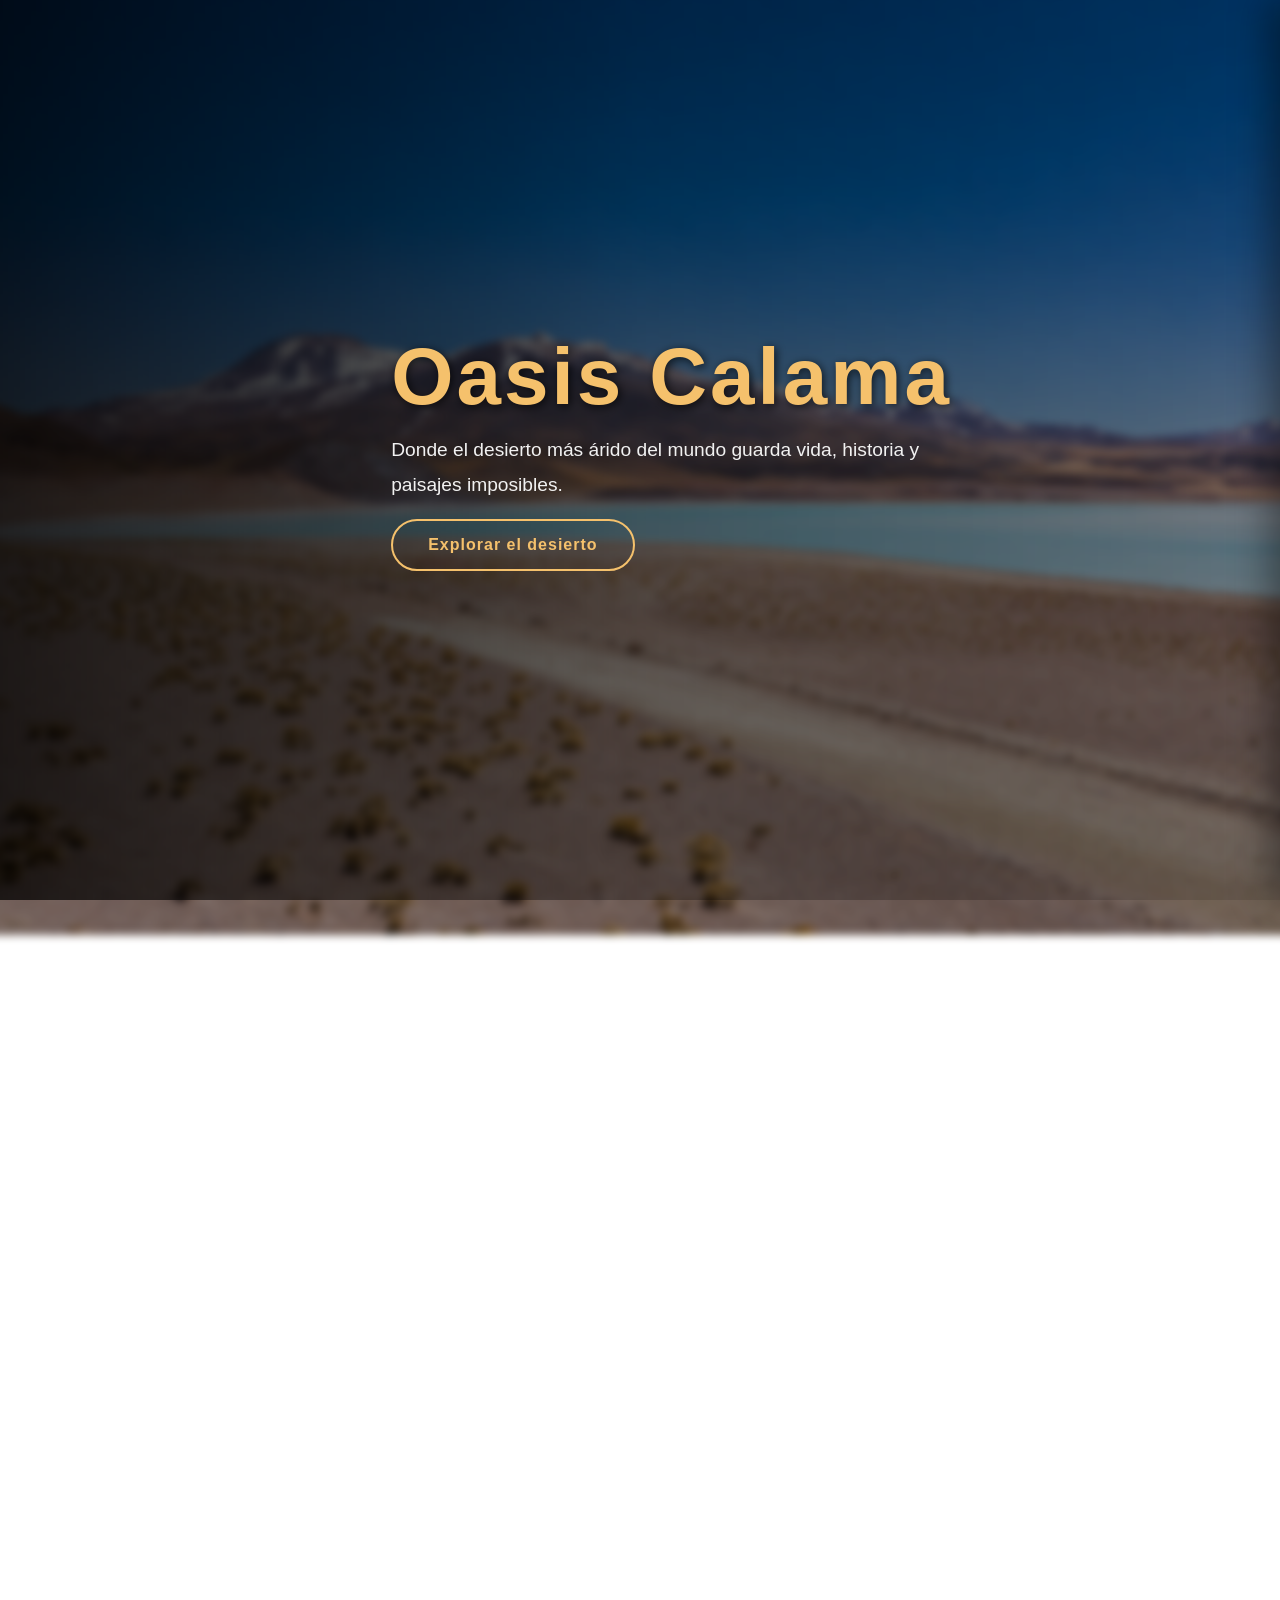
<file: index.html>
<!DOCTYPE html>
<html lang="en">
<head>
    <meta charset="UTF-8">
    <meta name="viewport" content="width=device-width, initial-scale=1.0">
    <title>Oasis Calama</title>
    <link href="https://cdn.jsdelivr.net/npm/bootstrap@5.3.3/dist/css/bootstrap.min.css" rel="stylesheet">
    <link rel="stylesheet" href="css/style.css">
</head>
<body>
    <!-- SECCION DE BIENVENIDA -->

    <img src="img/Fondo_Atacama.png" alt="Fondo Atacama" class="background" id="fondo">
    <div class="overlay d-flex justify-content-center align-items-center">
        <div class="content text-white">
            <h1 class="titulo">
                Oasis Calama
            </h1>
            <p class="descripcion">
                Donde el desierto más árido del mundo guarda vida,
                historia y paisajes imposibles.
            </p>
            <button id="btn-oasis" class="btn-oasis">
                Explorar el desierto
            </button>
        </div>
    </div>

    <!-- CONTENIDO PAGINA PRINCIPAL -->
<header class="topbar">

    <a href="#">
        <img src="img/LogoB.png" class="logo-img">
    </a>

    <div class="topbar-right">

        <a href="inicio_sesion.html" class="login-btn">
            Iniciar sesión
        </a>

        <button id="menu-btn" class="menu-btn">
            <span id="menu-icon">☰</span>
        </button>

    </div>

</header>

<div class="sidebar" id="sidebar">

    <a href="#">Inicio</a>
    <a href="#rutas">Rutas</a>
    <a href="#experiencias">Experiencias</a>
    <a href="#cultura">Cultura</a>
    <a href="#eventos">Eventos</a>
    <a href="#seguridad">Seguridad</a>
    <a href="#contacto">Contacto</a>
</div>

    <!-- Contenido pagina principal -->
<main class="main-content">
    <section class="hero-section">
        <div class="container">
            <div class="row align-items-center">
                <div class="col-lg-5 text-white hero-left">

                    <img src="img/LogoA.png" alt="Logo Oasis Calama" class="hero-logo">

                    <p class="hero-description">
                        Explora paisajes únicos, rutas inolvidables y la
                        esencia del desierto más árido del mundo.
                    </p>
                    <a href="#rutas">
                        <button class="hero-btn">
                            Explorar rutas
                        </button>
                    </a>
                    

                </div>

                <div class="col-lg-7">

                    <div id="carouselAtacama" class="carousel slide" data-bs-ride="carousel">

                        <div class="carousel-inner rounded-4 shadow-lg">

                            <div class="carousel-item active">
                                <img src="img/Cascada.jpg" class="d-block w-100 carousel-img">
                            </div>

                            <div class="carousel-item">
                                <img src="img/Parque_RioLoa.jpeg" class="d-block w-100 carousel-img">
                            </div>

                            <div class="carousel-item">
                                <img src="img/Catedral.jpg" class="d-block w-100 carousel-img">
                            </div>

                        </div>

                    </div>

                </div>

            </div>

        </div>
    </section>

    <!-- SECCION RUTAS -->

<section class="routes-section" id="rutas">

    <div class="container">

        <div class="section-header">

            <span class="section-subtitle">
                EXPLORA EL DESIERTO
            </span>

            <h2 class="section-title">
                Rutas destacadas de Calama
            </h2>

            <p class="section-text">
                Descubre paisajes únicos, oasis escondidos y lugares que mezclan historia,
                cultura y aventura en el corazón del desierto de Atacama.
            </p>

        </div>

        <div class="row g-4">

            <!-- CARD 1 -->

            <div class="col-lg-4 col-md-6">

                <div class="route-card">

                    <img src="img/Cascada.jpg" class="route-img">

                    <div class="route-overlay">

                        <h3>
                            Cascada Río Loa
                        </h3>

                        <p>
                            Un refugio natural oculto entre los paisajes
                            áridos del desierto.
                        </p>

                        <button class="route-btn">
                            Explorar ruta
                        </button>

                    </div>

                </div>

            </div>

            <!-- CARD 2 -->

            <div class="col-lg-4 col-md-6">

                <div class="route-card">

                    <img src="img/Parque_RioLoa.jpeg" class="route-img">

                    <div class="route-overlay">

                        <h3>
                            Parque Río Loa
                        </h3>

                        <p>
                            Naturaleza, descanso y cultura en uno de los
                            puntos más emblemáticos de Calama.
                        </p>

                        <a href="ParqueLoa.html" class="route-btn">
                            Explorar ruta
                        </a>

                    </div>

                </div>

            </div>

            <!-- CARD 3 -->

            <div class="col-lg-4 col-md-6">

                <div class="route-card">

                    <img src="img/Catedral.jpg" class="route-img">

                    <div class="route-overlay">

                        <h3>
                            Catedral San Juan Bautista
                        </h3>

                        <p>
                            Un lugar donde la historia y la identidad atacameña
                            permanecen vivas entre piedra, fe y desierto.
                        </p>

                        <button class="route-btn">
                            Explorar ruta
                        </button>

                    </div>

                </div>

            </div>

        </div>

    </div>

</section>
<section class="home-experience-section" id="experiencias">

    <div class="container">

        <!-- HEADER -->

        <div class="section-header">

            <span class="section-subtitle">
                EXPERIENCIAS OASIS CALAMA
            </span>

            <h2 class="section-title">
                Mucho más que un recorrido turístico
            </h2>

            <p class="section-text">
                Vive aventuras diseñadas para conectar con la esencia
                del desierto, la cultura atacameña y los paisajes más
                sorprendentes del norte de Chile.
            </p>

        </div>

        <!-- GRID -->

        <div class="experience-grid">

            <!-- CARD 1 -->

            <div class="home-exp-card large-card">

                <img src="img/Experiencia1.jpg" class="home-exp-img">

                <div class="exp-overlay"></div>

                <div class="exp-content">

                    <span>
                        EXPERIENCIA DESTACADA
                    </span>

                    <h3>
                        Aventura Atacameña
                    </h3>

                    <p>
                        Recorridos guiados por paisajes naturales,
                        rutas culturales y miradores únicos
                        del desierto de Atacama.
                    </p>

                </div>

            </div>

            <!-- CARD 2 -->

            <div class="home-exp-card">

                <img src="img/Experiencia2.jpg" class="home-exp-img">

                <div class="exp-overlay"></div>

                <div class="exp-content">

                    <span>
                        GASTRONOMÍA
                    </span>

                    <h3>
                        Sabores Nortinos
                    </h3>

                    <p>
                        Descubre comidas típicas inspiradas
                        en la tradición atacameña y los sabores
                        auténticos del norte chileno.
                    </p>

                </div>

            </div>

            <!-- CARD 3 -->

            <div class="home-exp-card">

                <img src="img/Experiencia4.png" class="home-exp-img">

                <div class="exp-overlay"></div>

                <div class="exp-content">

                    <span>
                        FOTOGRAFÍA
                    </span>

                    <h3>
                        Rutas Fotográficas
                    </h3>

                    <p>
                        Captura paisajes inolvidables,
                        cielos únicos y escenarios naturales
                        perfectos para fotografía.
                    </p>

                </div>

            </div>

            <!-- CARD 4 -->

            <div class="home-exp-card wide-card">

                <img src="img/Experiencia3.jpg" class="home-exp-img">

                <div class="exp-overlay"></div>

                <div class="exp-content">

                    <span>
                        EXPERIENCIA PREMIUM
                    </span>

                    <h3>
                        Noches del Desierto
                    </h3>

                    <p>
                        Vive experiencias exclusivas con
                        alojamiento, gastronomía y recorridos
                        bajo los cielos del norte de Chile.
                    </p>

                </div>

            </div>

        </div>

    </div>

</section>
<section class="culture-section" id="cultura">

    <div class="container">

        <!-- HEADER -->

        <div class="section-header">

            <span class="section-subtitle">
                CULTURA ATACAMEÑA
            </span>

            <h2 class="section-title">
                La esencia del norte de Chile
            </h2>

            <p class="section-text">
                Descubre tradiciones, sabores y expresiones culturales
                que forman parte de la identidad del desierto de Atacama
                y sus comunidades ancestrales.
            </p>

        </div>

        <!-- MAIN BLOCK -->

        <div class="culture-main">

            <div class="culture-image-box">

                <img src="img/Cultura1.jpg" class="culture-main-img">

                <div class="culture-overlay"></div>

            </div>

            <div class="culture-content">

                <span>
                    HERENCIA DEL DESIERTO
                </span>

                <h3>
                    Tradiciones que siguen vivas
                </h3>

                <p>
                    La cultura atacameña representa una profunda conexión
                    con el desierto, la naturaleza y las antiguas tradiciones
                    del norte chileno. A través de la música, la artesanía,
                    la gastronomía y las festividades locales, Calama
                    conserva una identidad única llena de historia y simbolismo.
                </p>

                <p>
                    Oasis Calama busca acercar a los visitantes a esta riqueza
                    cultural mediante experiencias auténticas inspiradas
                    en las raíces del territorio y sus comunidades.
                </p>

            </div>

        </div>

        <div class="culture-grid">

            <!-- CARD 1 -->

            <div class="culture-card">

                <img src="img/Cultura2.jpg" class="culture-img">

                <h4>
                    Artesanía local
                </h4>

                <p>
                    Tejidos, cerámicas y creaciones inspiradas
                    en las tradiciones ancestrales del desierto.
                </p>

            </div>

            <!-- CARD 2 -->

            <div class="culture-card">

                <img src="img/Cultura3.png" class="culture-img">

                <h4>
                    Sabores tradicionales
                </h4>

                <p>
                    Ingredientes nortinos y recetas típicas
                    que forman parte de la identidad atacameña.
                </p>

            </div>

            <!-- CARD 3 -->

            <div class="culture-card">

                <img src="img/Cultura4.jpg" class="culture-img">

                <h4>
                    Música y tradiciones
                </h4>

                <p>
                    Expresiones culturales y festividades que
                    mantienen viva la esencia del norte chileno.
                </p>

            </div>

        </div>

    </div>

</section>
<!-- SECCION EVENTOS -->

<section class="events-section" id="eventos">

    <div class="container">

        <!-- HEADER -->

        <div class="section-header">

            <span class="section-subtitle">
                EVENTOS Y EXPERIENCIAS
            </span>

            <h2 class="section-title">
                El desierto también celebra
            </h2>

            <p class="section-text">
                Vive festividades, recorridos nocturnos y encuentros culturales
                que transforman el desierto de Atacama en una experiencia llena
                de música, tradición y aventura.
            </p>

        </div>

        <!-- GRID -->

        <div class="events-grid">

            <!-- EVENTO PRINCIPAL -->

            <div class="event-main-card">

                <img src="img/evento1.jpg" class="event-img">

                <div class="event-overlay"></div>

                <div class="event-content">

                    <span class="event-date">
                        21 JUNIO • CALAMA
                    </span>

                    <h3>
                        Festival del Sol Andino
                    </h3>

                    <p>
                        Música nortina, gastronomía típica y ceremonias
                        ancestrales que celebran la identidad cultural
                        del desierto de Atacama.
                    </p>

                    <a href="EventoAndino.html" class="route-btn">
                        Ver evento
                    </a>

                </div>

            </div>

            <div class="events-side">

                <div class="event-side-card">

                    <img src="img/Evento2.png" class="event-side-img">

                    <div class="event-side-overlay"></div>

                    <div class="event-side-content">

                        <span>
                            EXPERIENCIA NOCTURNA
                        </span>

                        <h4>
                            Tour Astronómico
                        </h4>

                        <p>
                            Observa algunos de los cielos más limpios
                            del planeta junto a guías especializados.
                        </p>

                    </div>

                </div>

                <div class="event-side-card">

                    <img src="img/Evento3.jpg" class="event-side-img">

                    <div class="event-side-overlay"></div>

                    <div class="event-side-content">

                        <span>
                            CULTURA LOCAL
                        </span>

                        <h4>
                            Feria Gastronómica
                        </h4>

                        <p>
                            Sabores típicos, artesanía y tradiciones
                            que representan la esencia del norte chileno.
                        </p>

                    </div>

                </div>

            </div>

        </div>

    </div>

</section>
<!-- SECCION SEGURIDAD -->

<section class="security-section" id="seguridad">

    <div class="container">
        <div class="section-header">

            <span class="section-subtitle">
                SEGURIDAD Y CONFIANZA
            </span>

            <h2 class="section-title">
                Explora el desierto con tranquilidad
            </h2>

            <p class="section-text">
                Cada experiencia en Oasis Calama está diseñada para
                brindar seguridad, comodidad y una conexión responsable
                con los paisajes y comunidades del norte de Chile.
            </p>

        </div>
        <div class="security-grid">
            <div class="security-card">

                <div class="security-icon">
                    🛡️
                </div>

                <h3>
                    Guías certificados
                </h3>

                <p>
                    Nuestro equipo cuenta con experiencia en rutas
                    turísticas, primeros auxilios y recorridos
                    seguros por el desierto.
                </p>

            </div>
            <div class="security-card">

                <div class="security-icon">
                    🚐
                </div>

                <h3>
                    Transporte seguro
                </h3>

                <p>
                    Vehículos preparados para recorridos turísticos
                    con supervisión constante y rutas verificadas.
                </p>

            </div>
            <div class="security-card">

                <div class="security-icon">
                    🌎
                </div>

                <h3>
                    Turismo responsable
                </h3>

                <p>
                    Promovemos experiencias sostenibles que respetan
                    la cultura local y el entorno natural del desierto.
                </p>

            </div>
            <div class="security-card">

                <div class="security-icon">
                    📍
                </div>

                <h3>
                    Rutas verificadas
                </h3>

                <p>
                    Todos los recorridos son evaluados para ofrecer
                    experiencias seguras y organizadas en cada viaje.
                </p>

            </div>
            <div class="security-card">

                <div class="security-icon">
                    ⏰
                </div>

                <h3>
                    Atención permanente
                </h3>

                <p>
                    Nuestro equipo está disponible para resolver dudas
                    y acompañarte antes y durante la experiencia.
                </p>

            </div>
            <div class="security-card">

                <div class="security-icon">
                    🎒
                </div>

                <h3>
                    Equipamiento incluido
                </h3>

                <p>
                    Algunas experiencias incluyen implementos básicos
                    para mayor comodidad y seguridad durante el recorrido.
                </p>

            </div>

        </div>

    </div>

</section>
<footer class="footer-section" id="contacto">

    <div class="container">

        <div class="footer-top-line"></div>

        <div class="footer-grid">
            <div class="footer-brand">

                <img src="img/LogoA.png" class="footer-logo">

                <p>
                    Oasis Calama conecta naturaleza, cultura y aventura
                    para mostrar la esencia del desierto de Atacama
                    a través de experiencias únicas e inolvidables.
                </p>

            </div>

            <div class="footer-links">

                <h4>
                    Navegación
                </h4>

                <a href="#">
                    Inicio
                </a>

                <a href="#rutas">
                    Rutas
                </a>

                <a href="#experiencias">
                    Experiencias
                </a>

                <a href="#cultura">
                    Cultura
                </a>

                <a href="#eventos">
                    Eventos
                </a>

            </div>
            <div class="footer-contact">

                <h4>
                    Contacto
                </h4>

                <p>
                    📍 Calama, Región de Antofagasta
                </p>

                <p>
                    📞 +56 9 1234 5678
                </p>

                <p>
                    ✉ contacto@oasiscalama.cl
                </p>

            </div>
            <div class="footer-social">

                <h4>
                    Redes sociales
                </h4>

                <div class="social-icons">

                    <a href="#">
                        Facebook
                    </a>

                    <a href="#">
                        Instagram
                    </a>

                    <a href="#">
                        TikTok
                    </a>

                </div>

            </div>

        </div>
        <div class="footer-bottom">

            <p>
                © 2026 Oasis Calama • Todos los derechos reservados
            </p>

        </div>

    </div>
</footer>
</main>
    <script src="https://cdn.jsdelivr.net/npm/bootstrap@5.3.3/dist/js/bootstrap.bundle.min.js"></script>
    <script src="js/script.js"></script>
</body>
</html>
</file>
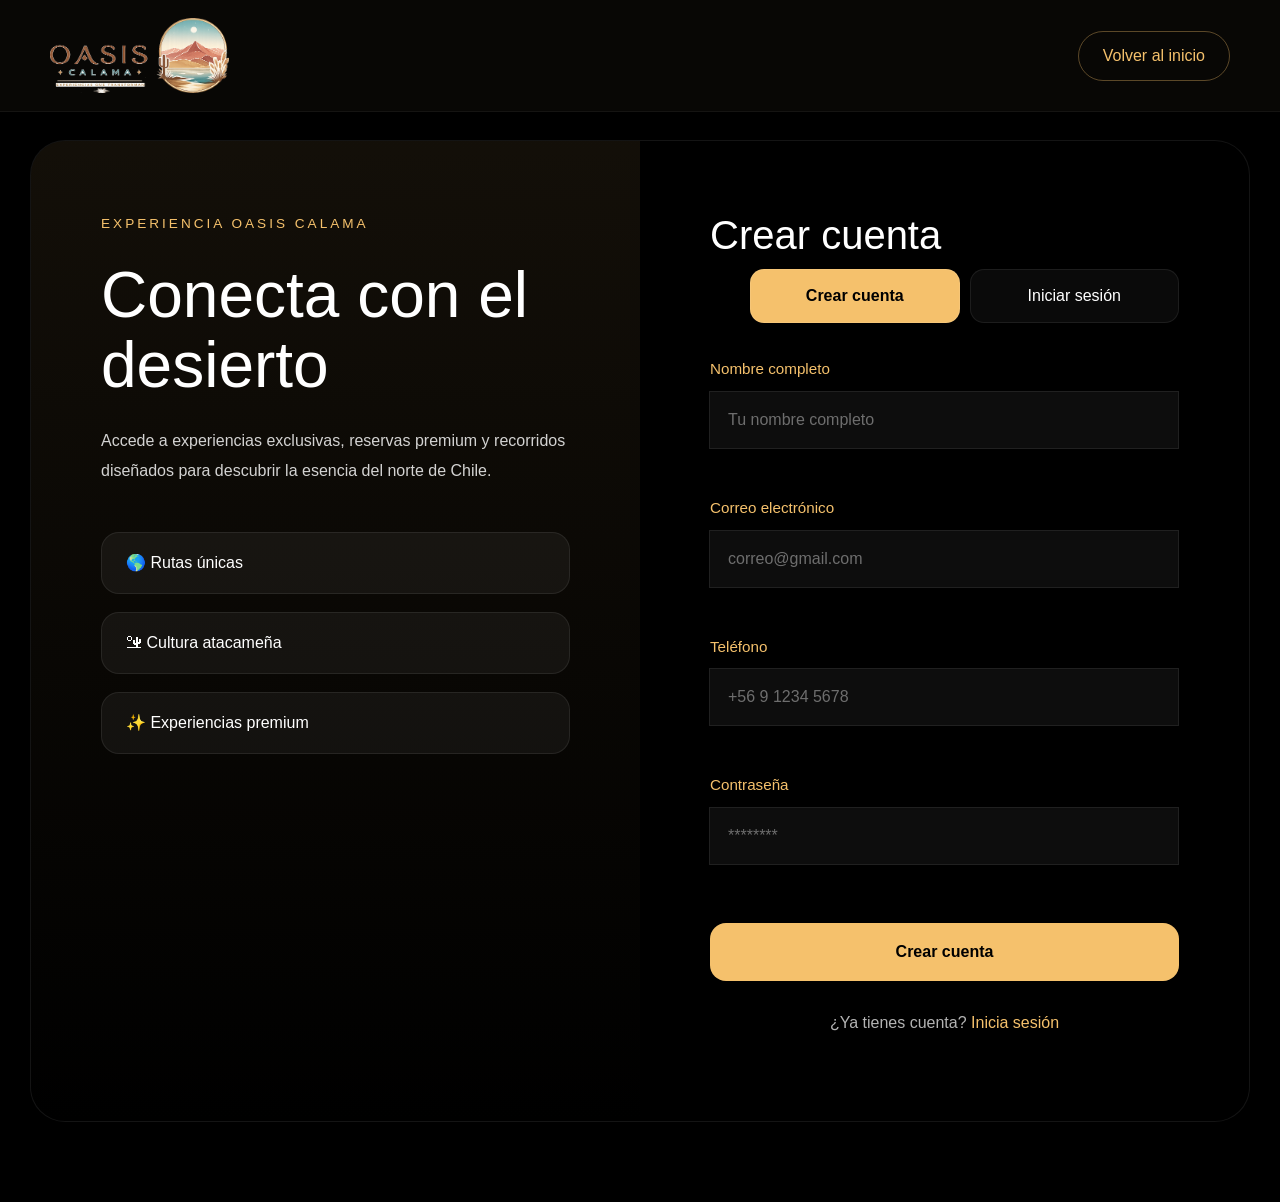
<file: inicio_sesion.html>
<!DOCTYPE html>
<html lang="es">
<head>
    <meta charset="UTF-8">
    <meta name="viewport" content="width=device-width, initial-scale=1.0">

    <title>Acceso | Oasis Calama</title>

    <link href="https://cdn.jsdelivr.net/npm/bootstrap@5.3.3/dist/css/bootstrap.min.css" rel="stylesheet">
    <link rel="stylesheet" href="css/styleLogin.css">
</head>

<body>

    <!-- FONDO -->
    <img src="img/Fondo_Atacama.png" class="background" alt="">

    <!-- NAVBAR -->
    <header class="topbar">

        <a href="index.html">
            <img src="img/LogoB.png" class="logo-img" alt="Oasis Calama">
        </a>

        <a href="index.html" class="back-btn">
            Volver al inicio
        </a>

    </header>

    <!-- MAIN -->
    <main class="login-section">

        <section class="login-card">

            <!-- IZQUIERDA -->
            <div class="login-info">

                <span class="login-subtitle">
                    EXPERIENCIA OASIS CALAMA
                </span>

                <h1>
                    Conecta con el desierto
                </h1>

                <p>
                    Accede a experiencias exclusivas, reservas premium
                    y recorridos diseñados para descubrir la esencia
                    del norte de Chile.
                </p>

                <div class="info-boxes">
                    <div class="info-item">🌎 Rutas únicas</div>
                    <div class="info-item">🏜 Cultura atacameña</div>
                    <div class="info-item">✨ Experiencias premium</div>
                </div>

            </div>

            <!-- DERECHA -->
            <div class="login-form-box">

                <h2>Crear cuenta</h2>

                <!-- MENSAJE -->
                <div id="message" role="alert" aria-live="polite"></div>

                <!-- SWITCH -->
                <div class="form-switch">

                    <button type="button" class="switch-btn active" id="register-tab">
                        Crear cuenta
                    </button>

                    <button type="button" class="switch-btn" id="login-tab">
                        Iniciar sesión
                    </button>

                </div>

                <!-- =========================
                     REGISTRO
                ========================= -->
                <form id="register-form" class="login-form">

                    <div class="input-group">
                        <label for="nombre">Nombre completo</label>
                        <input 
                            type="text" 
                            id="nombre" 
                            name="nombre"
                            autocomplete="name"
                            required
                            placeholder="Tu nombre completo"
                        >
                        <small class="error"></small>
                    </div>

                    <div class="input-group">
                        <label for="correo">Correo electrónico</label>
                        <input 
                            type="email" 
                            id="correo" 
                            name="correo"
                            autocomplete="email"
                            required
                            placeholder="correo@gmail.com"
                        >
                        <small class="error"></small>
                    </div>

                    <div class="input-group">
                        <label for="telefono">Teléfono</label>
                        <input 
                            type="tel" 
                            id="telefono" 
                            name="telefono"
                            autocomplete="tel"
                            required
                            placeholder="+56 9 1234 5678"
                        >
                        <small class="error"></small>
                    </div>

                    <div class="input-group">
                        <label for="password">Contraseña</label>
                        <input 
                            type="password" 
                            id="password" 
                            name="password"
                            autocomplete="new-password"
                            required
                            placeholder="********"
                        >
                        <small class="error"></small>
                    </div>

                    <button type="submit" class="login-btn-submit">
                        Crear cuenta
                    </button>

                </form>

                <!-- =========================
                     LOGIN
                ========================= -->
                <form id="login-form" class="login-form hidden-form">

                    <div class="input-group">
                        <label for="login-email">Correo electrónico</label>
                        <input 
                            type="email" 
                            id="login-email" 
                            name="login-email"
                            autocomplete="email"
                            required
                            placeholder="correo@gmail.com"
                        >
                        <small class="error"></small>
                    </div>

                    <div class="input-group">
                        <label for="login-password">Contraseña</label>
                        <input 
                            type="password" 
                            id="login-password" 
                            name="login-password"
                            autocomplete="current-password"
                            required
                            placeholder="********"
                        >
                        <small class="error"></small>
                    </div>

                    <div class="remember-box">
                        <input type="checkbox" id="remember">
                        <label for="remember">Recordar sesión</label>
                    </div>

                    <button type="submit" class="login-btn-submit">
                        Ingresar
                    </button>

                </form>

                <!-- LINK INFERIOR -->
                <p class="bottom-text">
                    ¿Ya tienes cuenta?
                    <a href="#" id="switch-login-link">
                        Inicia sesión
                    </a>
                </p>

            </div>

        </section>

    </main>

    <script src="js/scriptLogin.js"></script>

</body>
</html>
</file>
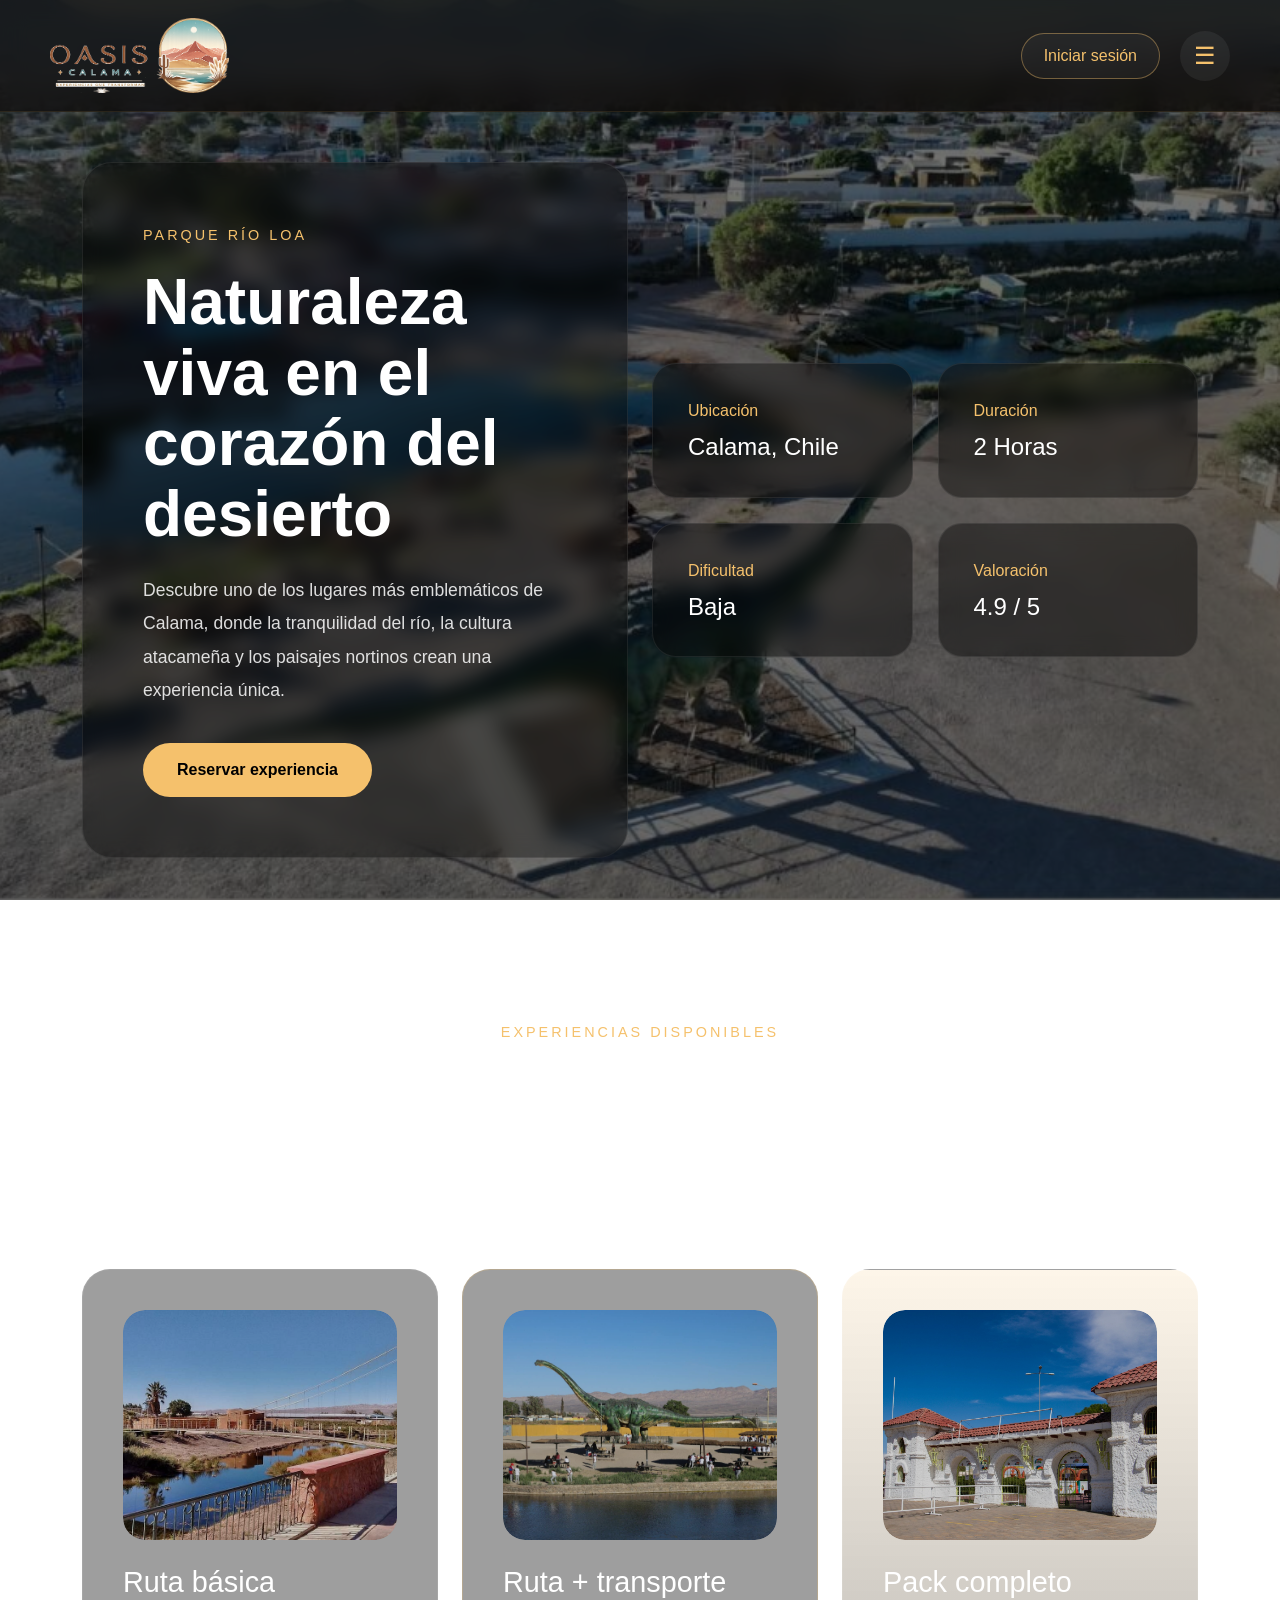
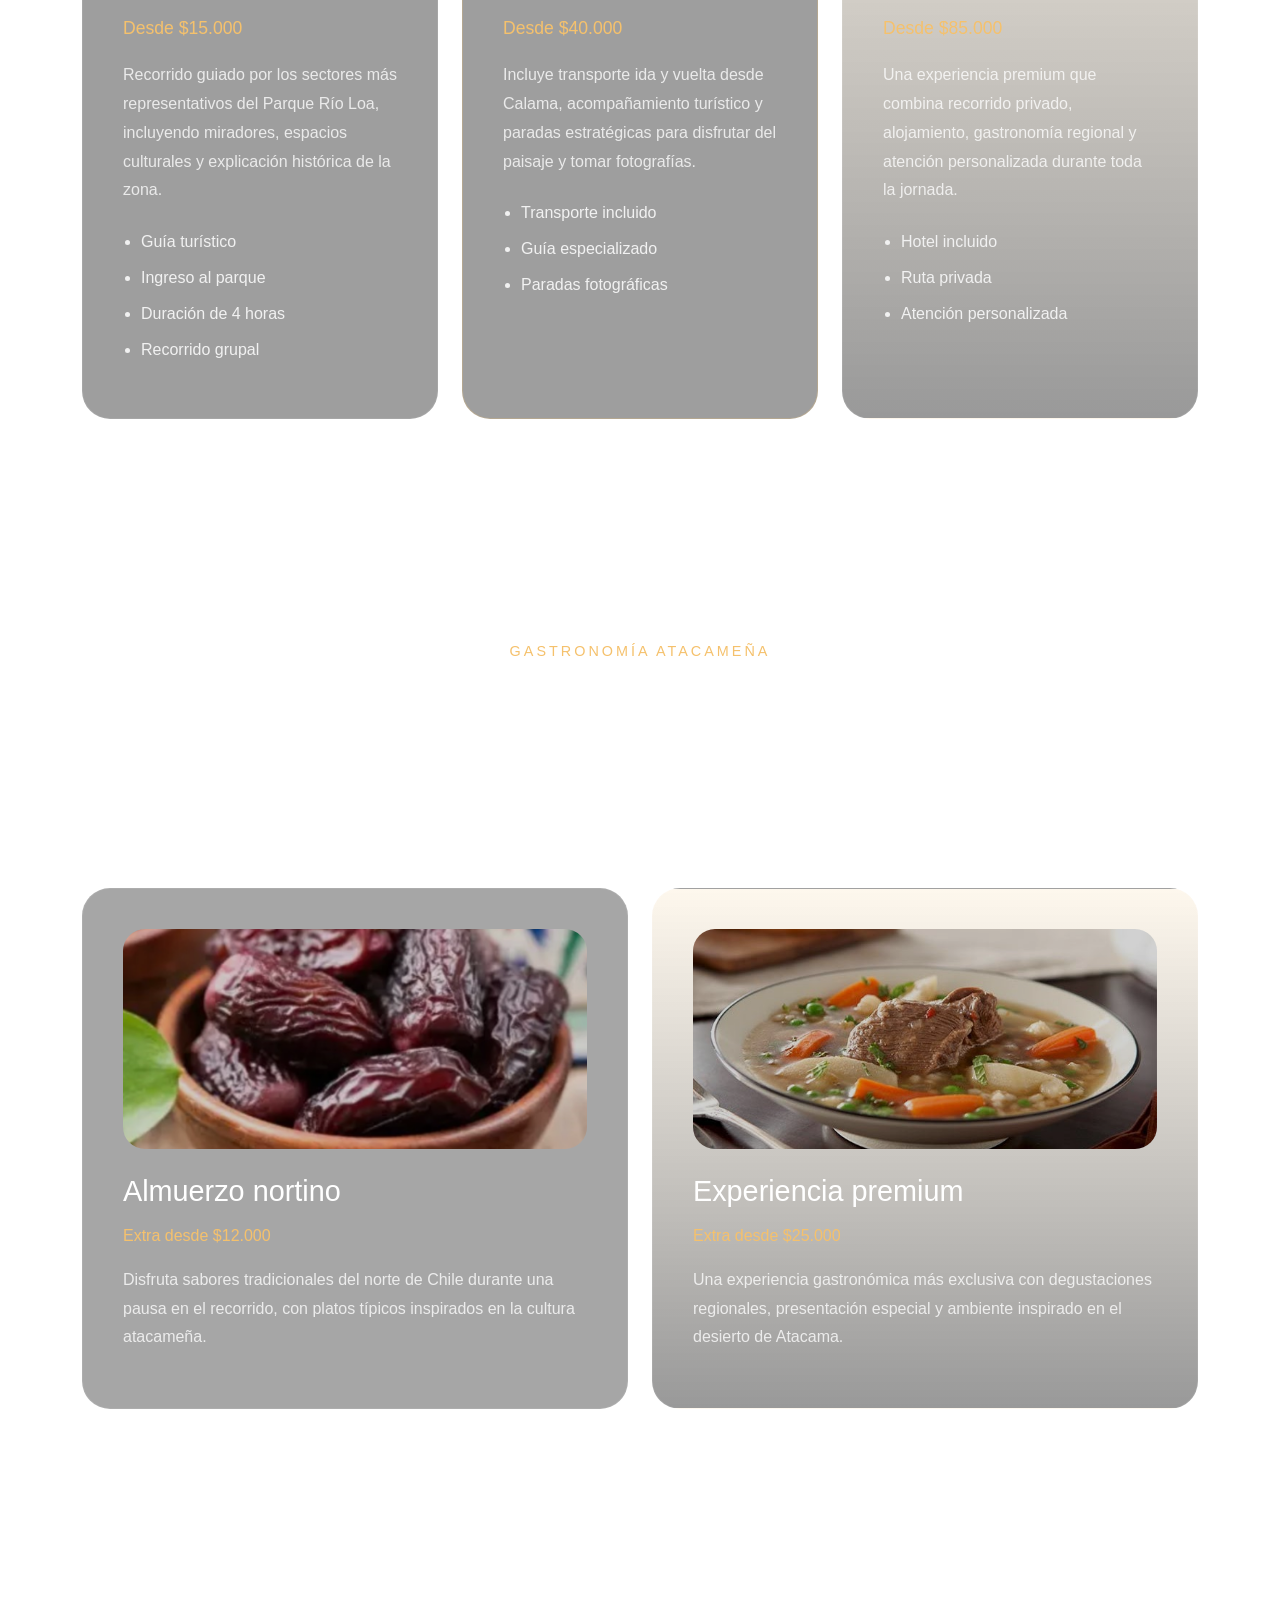
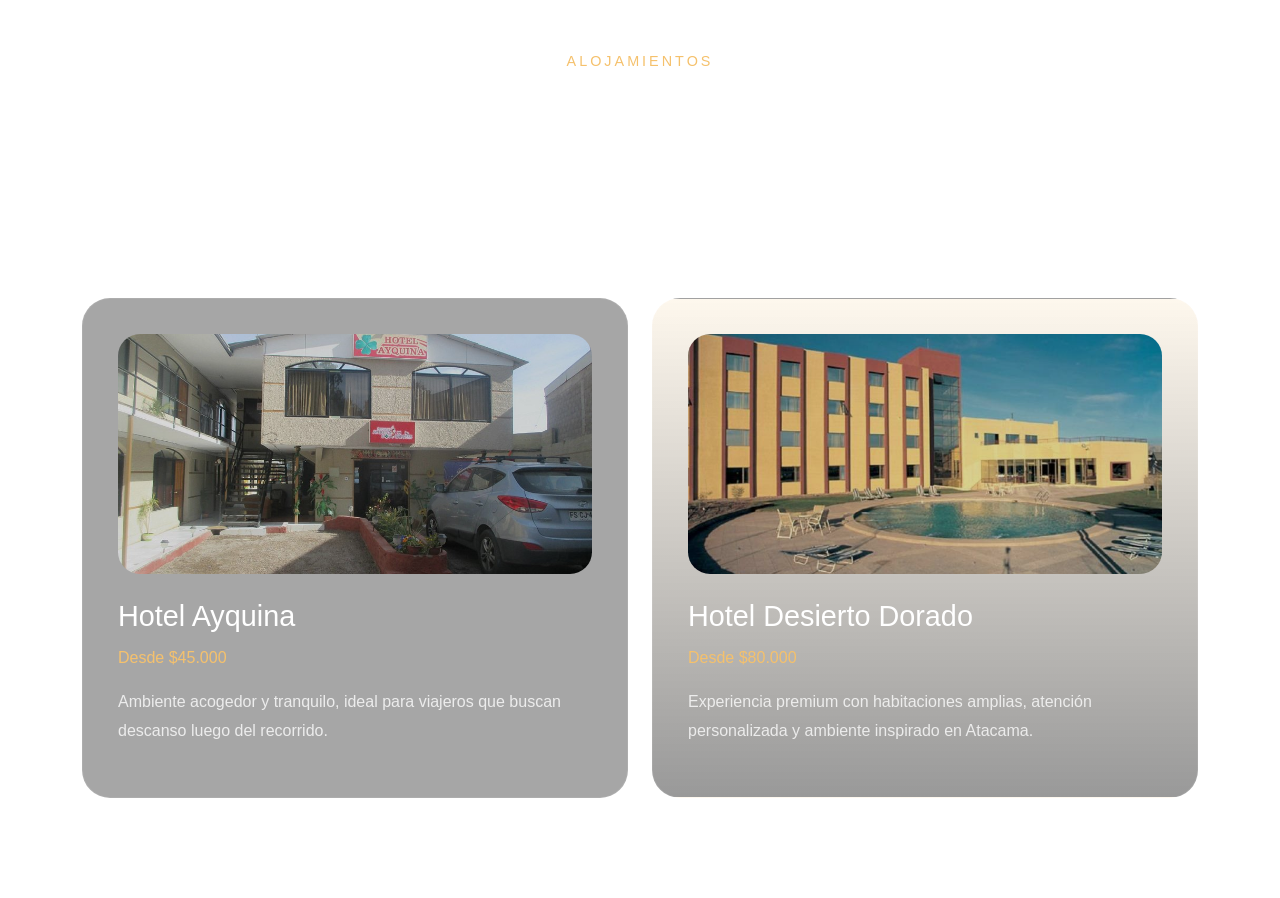
<file: ParqueLoa.html>
<!DOCTYPE html>
<html lang="en">
<head>
    <meta charset="UTF-8">
    <meta name="viewport" content="width=device-width, initial-scale=1.0">

    <title>Parque Río Loa | Oasis Calama</title>

    <link href="https://cdn.jsdelivr.net/npm/bootstrap@5.3.3/dist/css/bootstrap.min.css" rel="stylesheet">

    <link rel="stylesheet" href="css/styleLoa.css">
</head>
<body>

    <img src="img/Parque_RioLoa.jpeg" class="background">

    <header class="topbar">

        <a href="index.html">
            <img src="img/LogoB.png" class="logo-img">
        </a>

        <div class="topbar-right">

            <a href="inicio_sesion.html" class="login-btn">
                Iniciar sesión
            </a>

            <button id="menu-btn" class="menu-btn">
                <span id="menu-icon">☰</span>
            </button>

        </div>

    </header>

    <!-- SIDEBAR -->

    <div class="sidebar" id="sidebar">

        <a href="index.html">Inicio</a>
        <a href="index.html#rutas">Rutas</a>
        <a href="#experiencias">Packs</a>
        <a href="#alojamientos">Alojamientos</a>
        <a href="#gastronomia">Gastronomía</a>

    </div>

    <!-- HERO -->

    <main class="main-content">

        <section class="loa-hero">

            <div class="container">

                <div class="row align-items-center">

                    <div class="col-lg-6">

                        <div class="hero-card">

                            <span class="hero-subtitle">
                                PARQUE RÍO LOA
                            </span>

                            <h1 class="hero-title">
                                Naturaleza viva en el corazón del desierto
                            </h1>

                            <p class="hero-description">
                                Descubre uno de los lugares más emblemáticos de Calama,
                                donde la tranquilidad del río, la cultura atacameña y
                                los paisajes nortinos crean una experiencia única.
                            </p>

                            <button class="hero-btn" id="openReservation">
                                Reservar experiencia
                            </button>

                        </div>

                    </div>

                    <div class="col-lg-6">

                        <div class="info-panel">

                            <div class="info-box">
                                <span>Ubicación</span>
                                <h3>Calama, Chile</h3>
                            </div>

                            <div class="info-box">
                                <span>Duración</span>
                                <h3>2 Horas</h3>
                            </div>

                            <div class="info-box">
                                <span>Dificultad</span>
                                <h3>Baja</h3>
                            </div>

                            <div class="info-box">
                                <span>Valoración</span>
                                <h3>4.9 / 5</h3>
                            </div>

                        </div>

                    </div>

                </div>

            </div>

        </section>

        <!-- EXPERIENCIAS -->

<section class="experience-section" id="experiencias">

    <div class="container">

        <div class="experience-header">

            <span class="experience-subtitle">
                EXPERIENCIAS DISPONIBLES
            </span>

            <h2 class="experience-title">
                Elige cómo vivir Parque Río Loa
            </h2>

            <p class="experience-text">
                Cada experiencia fue diseñada para distintos tipos de viajeros,
                desde recorridos rápidos hasta aventuras completas con gastronomía,
                alojamiento y atención personalizada.
            </p>

        </div>

        <div class="row g-4">

            <!-- BASICA -->

            <div class="col-lg-4">

                <div class="experience-card">
                    <div id="basicCarousel" class="carousel slide experience-carousel" data-bs-ride="carousel">

                        <div class="carousel-inner rounded-4">

                            <div class="carousel-item active">
                                <img src="img/Loa1.jpg" class="d-block w-100 exp-img">
                            </div>

                            <div class="carousel-item">
                                <img src="img/Loa2.jpg" class="d-block w-100 exp-img">
                            </div>

                        </div>

                    </div>
                    <h3>
                        Ruta básica
                    </h3>

                    <span class="experience-price">
                        Desde $15.000
                    </span>

                    <p>
                        Recorrido guiado por los sectores más representativos
                        del Parque Río Loa, incluyendo miradores, espacios
                        culturales y explicación histórica de la zona.
                    </p>

                    <ul>

                        <li>Guía turístico</li>
                        <li>Ingreso al parque</li>
                        <li>Duración de 4 horas</li>
                        <li>Recorrido grupal</li>

                    </ul>

                </div>

            </div>

            <!-- TRANSPORTE -->

            <div class="col-lg-4">

                <div class="experience-card premium">
                    <div id="carouselTransport" class="carousel slide experience-carousel" data-bs-ride="carousel">

                        <div class="carousel-inner rounded-4">

                            <div class="carousel-item active">
                                <img src="img/Loa3.jpg" class="d-block w-100 exp-img">
                            </div>

                            <div class="carousel-item">
                                <img src="img/Loa4.jpg" class="d-block w-100 exp-img">
                            </div>

                        </div>

                    </div>
                    <h3>
                        Ruta + transporte
                    </h3>

                    <span class="experience-price">
                        Desde $40.000
                    </span>

                    <p>
                        Incluye transporte ida y vuelta desde Calama,
                        acompañamiento turístico y paradas estratégicas
                        para disfrutar del paisaje y tomar fotografías.
                    </p>
                    <ul>
                        <li>Transporte incluido</li>
                        <li>Guía especializado</li>
                        <li>Paradas fotográficas</li>
                    </ul>

                </div>

            </div>

            <!-- COMPLETO -->
            <div class="col-lg-4">

                <div class="experience-card luxury">

                    <div id="carouselPremium" class="carousel slide experience-carousel" data-bs-ride="carousel">

                        <div class="carousel-inner rounded-4">

                            <div class="carousel-item active">
                                <img src="img/Loa5.jpg" class="d-block w-100 exp-img">
                            </div>

                            <div class="carousel-item">
                                <img src="img/Loa6.jpg" class="d-block w-100 exp-img">
                            </div>

                        </div>

                    </div>

                    <h3>
                        Pack completo
                    </h3>

                    <span class="experience-price">
                        Desde $85.000
                    </span>

                    <p>
                        Una experiencia premium que combina recorrido privado,
                        alojamiento, gastronomía regional y atención
                        personalizada durante toda la jornada.
                    </p>

                    <ul>
                        <li>Hotel incluido</li>
                        <li>Ruta privada</li>
                        <li>Atención personalizada</li>
                    </ul>

                </div>

            </div>
</section>
<section class="food-section" id="gastronomia">

    <div class="container">

        <div class="experience-header">

            <span class="experience-subtitle">
                GASTRONOMÍA ATACAMEÑA
            </span>

            <h2 class="experience-title">
                Sabores del desierto
            </h2>

            <p class="experience-text">
                Complementa tu aventura con experiencias gastronómicas
                inspiradas en la cultura nortina y los sabores típicos
                de la región de Antofagasta.
            </p>

        </div>

        <div class="row g-4">

            <!-- OPCION 1 -->

            <div class="col-lg-6">

                <div class="food-card">
                    <img src="img/LoaG2.jpg" class="food-img">
                    <h3>
                        Almuerzo nortino
                    </h3>

                    <span>
                        Extra desde $12.000
                    </span>

                    <p>
                        Disfruta sabores tradicionales del norte de Chile
                        durante una pausa en el recorrido, con platos típicos
                        inspirados en la cultura atacameña.
                    </p>

                </div>

            </div>

            <!-- OPCION 2 -->

            <div class="col-lg-6">

                <div class="food-card premium-food">
                    <img src="img/LoaG4.jpg" class="food-img">
                    <h3>
                        Experiencia premium
                    </h3>

                    <span>
                        Extra desde $25.000
                    </span>

                    <p>
                        Una experiencia gastronómica más exclusiva con
                        degustaciones regionales, presentación especial
                        y ambiente inspirado en el desierto de Atacama.
                    </p>

                </div>

            </div>

        </div>

    </div>

</section>
<section class="hotel-section" id="alojamientos">

    <div class="container">

        <div class="experience-header">

            <span class="experience-subtitle">
                ALOJAMIENTOS
            </span>

            <h2 class="experience-title">
                Descansa después de tu aventura
            </h2>

            <p class="experience-text">
                Complementa tu experiencia con alojamientos
                cómodos inspirados en la esencia del desierto
                y la tranquilidad del norte de Chile.
            </p>

        </div>

        <div class="row g-4">

            <!-- HOTEL 1 -->

            <div class="col-lg-6">

                <div class="hotel-card">

                    <img src="img/hotel-ayquina.jpg" class="hotel-img">

                    <h3>
                        Hotel Ayquina
                    </h3>

                    <span>
                        Desde $45.000
                    </span>

                    <p>
                        Ambiente acogedor y tranquilo,
                        ideal para viajeros que buscan
                        descanso luego del recorrido.
                    </p>

                </div>

            </div>

            <!-- HOTEL 2 -->

            <div class="col-lg-6">

                <div class="hotel-card premium-hotel">

                    <img src="img/hotel-desierto-dorado.jpg" class="hotel-img">

                    <h3>
                        Hotel Desierto Dorado
                    </h3>

                    <span>
                        Desde $80.000
                    </span>

                    <p>
                        Experiencia premium con habitaciones
                        amplias, atención personalizada y
                        ambiente inspirado en Atacama.
                    </p>

                </div>

            </div>

        </div>

    </div>

</section>
    </main>

    <!-- MODAL RESERVA -->

<div class="reservation-modal" id="reservationModal">

    <div class="reservation-card">

        <button class="close-modal" id="closeModal">
            ✕
        </button>
        <h2>
            Reserva tu experiencia
        </h2>
        <p class="reservation-subtitle">
            Personaliza tu aventura en Parque Río Loa.
        </p>

        <!-- FORM -->

        <div class="reservation-form">

            <!-- TIPO -->

            <div class="form-group">

                <label>
                    Tipo de experiencia
                </label>

                <select id="experienceType">

                    <option value="15000">
                        Solo ruta básica
                    </option>

                    <option value="40000">
                        Ruta + transporte
                    </option>

                    <option value="85000">
                        Pack completo
                    </option>

                </select>

            </div>

            <!-- PERSONAS -->

            <div class="form-group">

                <label>
                    Cantidad de personas
                </label>

                <input type="number" id="peopleCount" value="1" min="1">

            </div>

            <!-- HORARIO -->

            <div class="form-group">

                <label>
                    Horario disponible
                </label>

                <select id="schedule">

                    <option>
                        09:00 AM
                    </option>

                    <option>
                        02:00 PM
                    </option>

                    <option>
                        07:00 PM
                    </option>

                </select>

            </div>

            <!-- PRIVADO -->

            <div class="form-group">

                <label>
                    Modalidad
                </label>

                <select id="privateOption">

                    <option value="0">
                        Público
                    </option>

                    <option value="30000">
                        Privado
                    </option>

                </select>

            </div>

            <!-- HOTEL -->

            <div class="form-group">

                <label>
                    Alojamiento
                </label>

                <select id="hotelOption">

                    <option value="0">
                        Sin alojamiento
                    </option>

                    <option value="45000">
                        Hotel Ayquina
                    </option>

                    <option value="80000">
                        Hotel Desierto Dorado
                    </option>

                </select>

            </div>

            <!-- COMIDA -->

            <div class="form-group">

                <label>
                    Experiencia gastronómica
                </label>

                <select id="foodOption">

                    <option value="0">
                        No incluir
                    </option>

                    <option value="12000">
                        Almuerzo nortino
                    </option>

                    <option value="25000">
                        Experiencia premium
                    </option>

                </select>

            </div>

            <!-- TOTAL -->

            <div class="total-box">

                Total estimado:
                <span id="totalPrice">
                    $15.000
                </span>

            </div>

            <!-- BOTON -->

            <button class="reserve-btn" id="payButton">
                Confirmar Reserva
            </button>

            <!-- MENSAJE -->

            <p class="login-warning" id="loginWarning">

                Debes iniciar sesión para completar la reserva.

            </p>

        </div>

    </div>

</div>
    <script src="https://cdn.jsdelivr.net/npm/bootstrap@5.3.3/dist/js/bootstrap.bundle.min.js"></script>
    <script src="js/scriptLoa.js"></script>
</body>
</html>
</file>
<file: css/style.css>
html{
    scroll-behavior: smooth;
}
html, body{
    margin: 0;
    padding: 0;
    width: 100%;
    height: 100%;
    font-family: Arial, sans-serif;
}

.background{
    transition: 1.2s ease;

    position: fixed;
    top: -10px;
    left: -10px;

    width: 105%;
    height: 105vh;

    object-fit: cover;

    filter: blur(4px) brightness(0.6);

    z-index: 1;
}

.content{
    transition: 1.2s ease;
}

.overlay{
    transition: 1.2s ease;
    width: 100%;
    height: 100vh;
    display: flex;
    z-index: 20;
    position: fixed;

    align-items: center;
    padding-left: 8%;
    background: linear-gradient(
        to right,
        rgba(0,0,0,0.75),
        rgba(0,0,0,0.3),
        rgba(0,0,0,0.1)
    );
}

.topbar-right{
    display: flex;
    align-items: center;
    gap: 20px;
}

.menu-btn{
    width: 50px;
    height: 50px;

    border-radius: 50%;

    background: rgba(255,255,255,0.05);

    backdrop-filter: blur(6px);

    border: 1px solid rgba(255,255,255,0.08);

    color: #f5c16c;

    font-size: 1.5rem;

    cursor: pointer;

    transition: 0.3s ease;
}

.menu-btn:hover{
    transform: scale(1.05);
    background: rgba(245,193,108,0.12);
}

#menu-icon{
    transition: 0.3s ease;
}

.sidebar{
    box-shadow: -12px 0 35px rgba(0,0,0,0.4);
    position: fixed;

    top: 0;
    right: -300px;

    width: 300px;
    height: 100vh;

    background: rgba(12, 10, 8, 0.96);

    backdrop-filter: blur(12px);

    display: flex;
    flex-direction: column;

    padding-top: 120px;
    padding-left: 40px;

    transition: 0.5s ease;

    z-index: 1100;
}

.sidebar a{
    color: #f4e7d0;
    position: relative;
    text-decoration: none;

    font-size: 1.2rem;

    margin-bottom: 30px;

    transition: 0.3s ease;
}

.sidebar a:hover{
    color: #f5c16c;

    transform: translateX(10px);
}


.sidebar a::after{
    content: "";

    position: absolute;

    left: 0;
    bottom: -5px;

    width: 0%;

    height: 2px;

    background: #f5c16c;

    transition: 0.3s ease;
}

.sidebar a:hover::after{
    width: 70%;
}

.sidebar.active{
    right: 0;
    animation: sidebarReveal 0.4s ease;
}

.topbar{
    position: fixed;

    top: 0;
    left: 0;

    width: 100%;

    padding: 16px 50px;

    display: flex;
    justify-content: space-between;
    align-items: center;

    z-index: 1000;

    opacity: 0;

    pointer-events: none;

    transition:
        background 0.4s ease,
        opacity 1s ease,
        transform 0.4s ease;

    background: rgba(12, 10, 8, 0.72);

    backdrop-filter: blur(12px);

    border-bottom: 1px solid rgba(245,193,108,0.08);

    box-shadow: 0 4px 20px rgba(0,0,0,0.25);
}

.glass-card{
    width: 90%;
    max-width: 700px;
    background: rgba(255,255,255,0.1);
    backdrop-filter: blur(10px);
    border-radius: 20px;
    border: 1px solid rgba(255,255,255,0.2);
}

.btn-oasis{
    background: transparent;
    color: #f5c16c;
    border: 2px solid #f5c16c;
    padding: 12px 35px;
    border-radius: 50px;
    font-size: 1rem;
    font-weight: bold;
    letter-spacing: 1px;
    transition: 0.3s ease;
}

.btn-oasis:hover{
    background: #f5c16c;
    color: black;
    transform: scale(1.05);
}

.titulo{
    font-size: 5rem;
    font-weight: bold;
    letter-spacing: 3px;
    color: #f5c16c;
    text-shadow: 2px 2px 10px rgba(0,0,0,0.7);
}

.descripcion{
    max-width: 600px;
    font-size: 1.2rem;
    line-height: 1.8;
    color: #f1f1f1;
}

.logo-img{
    height: 75px;
    width: auto;
    
    transition: 0.3s ease;
}

.logo-img:hover{
    transform: scale(1.05);
}


.login-btn{
    text-decoration: none;

    color: #f5c16c;

    border: 1px solid rgba(245,193,108,0.5);

    padding: 10px 22px;

    border-radius: 40px;

    font-size: 0.95rem;

    font-weight: 500;

    letter-spacing: 1px;

    transition: 0.3s ease;

    background: rgba(255,255,255,0.03);

    backdrop-filter: blur(6px);
}

.login-btn:hover{
    background: #f5c16c;

    color: black;

    transform: translateY(-2px);
}


.main-content{
    padding-top: 150px;
    opacity: 0;
    transition: 1s ease;
    position: relative;
    z-index: 3;
}

.hero-section{
    min-height: 100vh;

    display: flex;
    align-items: center;

    padding: 160px 0 60px 0;

    position: relative;
}

.carousel{
    animation: heroFade 1.4s ease;
}

.carousel-img{
    height: 550px;
    object-fit: cover;
    border-radius: 25px;
}

.carousel-item{
    transition: transform 1s ease-in-out;
}

.carousel-inner{
    overflow: hidden;
    border: 1px solid rgba(255,255,255,0.08);
    box-shadow: 0 12px 35px rgba(0,0,0,0.35);
}

.hero-logo{
    width: 300px;

    margin-bottom: 30px;

    filter: drop-shadow(0 8px 20px rgba(0,0,0,0.8));
}

.hero-description{
    font-size: 1.15rem;
    line-height: 1.8;
    margin-bottom: 30px;
    max-width: 420px;
    color: #f1f1f1;
    text-shadow: 2px 2px 10px rgba(0,0,0,0.7);
}

.hero-left{
    animation: heroFade 1.2s ease;
    padding: 60px 50px;
    overflow: hidden;

    position: relative;

    border-radius: 30px;

    background: linear-gradient(
        to right,
        rgba(0,0,0,0.65),
        rgba(0,0,0,0.35),
        rgba(0,0,0,0.05)
    );

    backdrop-filter: blur(4px);
}

.hero-left::before{
    content: "";

    position: absolute;

    inset: 0;

    background: rgba(0,0,0,0.45);

    backdrop-filter: blur(8px);

    z-index: 0;
}

.hero-left > *{
    position: relative;
    z-index: 1;
}

.hero-btn{
    background: #f5c16c;

    color: black;

    border: none;

    padding: 14px 32px;

    border-radius: 40px;

    font-weight: bold;

    transition: 0.3s ease;
}

.hero-btn:hover{
    transform: scale(1.05);

    background: #ffd68f;
}

.routes-section{
    position: relative;

    padding: 120px 0;

    z-index: 3;
}

.routes-header{
    text-align: center;

    margin-bottom: 70px;
}

.routes-subtitle{
    color: #f5c16c;

    letter-spacing: 3px;

    font-size: 0.9rem;

    font-weight: bold;
}

.routes-title{
    font-size: 3rem;

    color: white;

    margin-top: 15px;
    margin-bottom: 25px;

    font-weight: bold;

    text-shadow:
        0 0 15px rgba(0,0,0,0.5),
        0 0 35px rgba(0,0,0,0.3);
}

.routes-text{
    max-width: 700px;

    margin: auto;

    color: rgba(255,255,255,0.88);

    line-height: 1.9;

    font-size: 1.08rem;

    text-shadow: 2px 2px 12px rgba(0,0,0,0.65);

    background: rgba(0,0,0,0.18);

    backdrop-filter: blur(4px);

    padding: 18px 28px;

    border-radius: 18px;

    border: 1px solid rgba(255,255,255,0.05);
}

.route-card{
    position: relative;

    overflow: hidden;

    border-radius: 28px;

    height: 500px;

    cursor: pointer;

    transition: 0.5s ease;

    box-shadow: 0 12px 30px rgba(0,0,0,0.3);
}

.route-card:hover{
    transform: translateY(-10px);
}

.route-img{
    width: 100%;
    height: 100%;

    object-fit: cover;

    transition: 0.7s ease;
}

.route-card:hover .route-img{
    transform: scale(1.08);
}

/* OVERLAY CARD */

.route-overlay{
    position: absolute;

    inset: 0;

    display: flex;
    flex-direction: column;
    justify-content: flex-end;

    padding: 35px;

    background: linear-gradient(
        to top,
        rgba(0,0,0,0.9),
        rgba(0,0,0,0.45),
        rgba(0,0,0,0.05)
    );

    color: white;
}

.route-overlay h3{
    font-size: 2rem;

    margin-bottom: 15px;

    color: #f5c16c;
}

.route-overlay p{
    line-height: 1.7;

    margin-bottom: 25px;

    color: #f1f1f1;
}


.route-btn{
    display: inline-block;
    text-align: center;
    text-decoration: none;

    background: #f5c16c;

    color: black;

    padding: 12px 28px;

    border-radius: 40px;

    font-weight: bold;

    transition: 0.3s ease;
}

.route-btn:hover{
    transform: scale(1.05);

    background: #ffd68f;

    color: black;
}

.home-experience-section{
    padding: 140px 0;

    position: relative;
    z-index: 2;
}

.section-header{
    text-align: center;

    color: white;

    margin-bottom: 80px;

    background: rgba(0,0,0,0.35);

    backdrop-filter: blur(8px);

    padding: 45px;

    border-radius: 30px;

    border: 1px solid rgba(255,255,255,0.08);
}

.section-subtitle{
    color: #f5c16c;

    letter-spacing: 3px;

    font-size: 0.9rem;
}

.section-title{
    font-size: 3.2rem;

    margin: 20px 0;
}

.section-text{
    max-width: 760px;

    margin: auto;

    color: rgba(255,255,255,0.9);

    line-height: 1.9;
}

.experience-grid{
    display: grid;

    grid-template-columns: repeat(3,1fr);

    gap: 25px;
}

.home-exp-card{
    position: relative;

    overflow: hidden;

    border-radius: 30px;

    min-height: 420px;

    display: flex;
    align-items: flex-end;

    transition: 0.5s ease;

    border: 1px solid rgba(255,255,255,0.08);
}

.home-exp-card:hover{
    transform: translateY(-10px);
}

.large-card{
    grid-column: span 2;
}

.wide-card{
    grid-column: span 2;
}

.home-exp-img{
    position: absolute;

    width: 100%;
    height: 100%;

    object-fit: cover;

    filter: brightness(0.7);

    transition: 0.5s ease;
}

.home-exp-card:hover .home-exp-img{
    transform: scale(1.08);
}

.exp-overlay{
    position: absolute;

    inset: 0;

    background: linear-gradient(
        to top,
        rgba(0,0,0,0.88),
        rgba(0,0,0,0.15)
    );
}

.exp-content{
    position: relative;

    z-index: 2;

    padding: 40px;

    color: white;
}

.exp-content span{
    color: #f5c16c;

    letter-spacing: 2px;

    font-size: 0.85rem;
}

.exp-content h3{
    font-size: 2.2rem;

    margin: 15px 0;
}

.exp-content p{
    color: rgba(255,255,255,0.82);

    line-height: 1.8;

    max-width: 500px;
}

.culture-section{
    padding: 140px 0;

    position: relative;
    z-index: 2;
}


.culture-main{
    display: grid;

    grid-template-columns: 1.1fr 1fr;

    gap: 40px;

    align-items: center;

    margin-bottom: 60px;
}

.culture-image-box{
    position: relative;

    overflow: hidden;

    border-radius: 30px;

    height: 100%;

    min-height: 620px;

    border: 1px solid rgba(255,255,255,0.08);

    box-shadow: 0 15px 40px rgba(0,0,0,0.35);
}

.culture-main-img{
    width: 100%;
    height: 100%;

    object-fit: cover;

    display: block;

    transition: 0.6s ease;

    filter: brightness(0.88);
}

.culture-image-box:hover .culture-main-img{
    transform: scale(1.05);
}

.culture-overlay{
    position: absolute;

    inset: 0;

    background: linear-gradient(
        to top,
        rgba(0,0,0,0.45),
        rgba(0,0,0,0.05)
    );
}

.culture-content{
    background: rgba(0,0,0,0.35);

    backdrop-filter: blur(10px);

    border-radius: 30px;

    padding: 50px;

    color: white;

    border: 1px solid rgba(255,255,255,0.08);
}

.culture-content span{
    color: #f5c16c;

    letter-spacing: 3px;

    font-size: 0.85rem;
}

.culture-content h3{
    font-size: 3rem;

    margin: 20px 0;
}

.culture-content p{
    color: rgba(255,255,255,0.82);

    line-height: 1.9;

    margin-bottom: 20px;
}

.culture-grid{
    display: grid;

    grid-template-columns: repeat(3,1fr);

    gap: 25px;
}

.culture-card{
    background: rgba(0,0,0,0.35);

    backdrop-filter: blur(10px);

    border-radius: 28px;

    overflow: hidden;

    color: white;

    border: 1px solid rgba(255,255,255,0.08);

    transition: 0.4s ease;
}

.culture-card:hover{
    transform: translateY(-8px);

    border-color: rgba(245,193,108,0.35);
}

.culture-img{
    width: 100%;

    height: 320px;

    object-fit: cover;

    border-radius: 24px;

    display: block;

    opacity: 1;

    filter: none;
}

.culture-card h4{
    font-size: 1.5rem;

    margin: 25px 25px 15px 25px;
}

.culture-card p{
    color: rgba(255,255,255,0.78);

    line-height: 1.8;

    margin: 0 25px 30px 25px;
}

/* EVENTOS */

.events-section{
    padding: 140px 0;

    position: relative;
    z-index: 2;
}

.events-grid{
    display: grid;

    grid-template-columns: 1.3fr 0.8fr;

    gap: 30px;
}

/* CARD PRINCIPAL */

.event-main-card{
    position: relative;

    min-height: 650px;

    overflow: hidden;

    border-radius: 32px;

    border: 1px solid rgba(255,255,255,0.08);

    transition: 0.5s ease;

    box-shadow: 0 20px 45px rgba(0,0,0,0.35);
}

.event-main-card:hover{
    transform: translateY(-10px);
}

.event-img{
    position: absolute;

    width: 100%;
    height: 100%;

    object-fit: cover;

    transition: 0.7s ease;

    filter: brightness(0.75);
}

.event-main-card:hover .event-img{
    transform: scale(1.08);
}

.event-overlay{
    position: absolute;

    inset: 0;

    background: linear-gradient(
        to top,
        rgba(0,0,0,0.92),
        rgba(0,0,0,0.25),
        rgba(0,0,0,0.05)
    );
}

.event-content{
    position: absolute;

    bottom: 0;

    padding: 50px;

    color: white;

    z-index: 2;
}

.event-date{
    color: #f5c16c;

    letter-spacing: 3px;

    font-size: 0.85rem;
}

.event-content h3{
    font-size: 3rem;

    margin: 20px 0;
}

.event-content p{
    max-width: 650px;

    color: rgba(255,255,255,0.84);

    line-height: 1.9;

    margin-bottom: 30px;
}

.event-btn{
    background: #f5c16c;

    color: black;

    border: none;

    padding: 14px 34px;

    border-radius: 40px;

    font-weight: bold;

    transition: 0.3s ease;
}

.event-btn:hover{
    transform: scale(1.05);

    background: #ffd68f;
}

/* LADO DERECHO */

.events-side{
    display: flex;
    flex-direction: column;

    gap: 30px;
}

.event-side-card{
    position: relative;

    overflow: hidden;

    border-radius: 28px;

    min-height: 310px;

    border: 1px solid rgba(255,255,255,0.08);

    transition: 0.4s ease;
}

.event-side-card:hover{
    transform: translateY(-8px);
}

.event-side-img{
    position: absolute;

    width: 100%;
    height: 100%;

    object-fit: cover;

    transition: 0.6s ease;

    filter: brightness(0.75);
}

.event-side-card:hover .event-side-img{
    transform: scale(1.08);
}

.event-side-overlay{
    position: absolute;

    inset: 0;

    background: linear-gradient(
        to top,
        rgba(0,0,0,0.88),
        rgba(0,0,0,0.15)
    );
}

.event-side-content{
    position: absolute;

    bottom: 0;

    padding: 35px;

    color: white;

    z-index: 2;
}

.event-side-content span{
    color: #f5c16c;

    letter-spacing: 2px;

    font-size: 0.8rem;
}

.event-side-content h4{
    font-size: 1.8rem;

    margin: 15px 0;
}

.event-side-content p{
    color: rgba(255,255,255,0.82);

    line-height: 1.7;
}

/* SEGURIDAD */

.security-section{
    padding: 140px 0;

    position: relative;
    z-index: 2;
}

.security-grid{
    display: grid;

    grid-template-columns: repeat(3,1fr);

    gap: 30px;
}

.security-card{
    background: rgba(0,0,0,0.35);

    backdrop-filter: blur(10px);

    border-radius: 30px;

    padding: 45px;

    color: white;

    border: 1px solid rgba(255,255,255,0.08);

    transition: 0.4s ease;

    position: relative;

    overflow: hidden;
}

.security-card::before{
    content: "";

    position: absolute;

    top: 0;
    left: 0;

    width: 100%;
    height: 4px;

    background: linear-gradient(
        to right,
        #f5c16c,
        transparent
    );

    opacity: 0;

    transition: 0.4s ease;
}

.security-card:hover{
    transform: translateY(-10px);

    border-color: rgba(245,193,108,0.3);

    box-shadow: 0 15px 35px rgba(0,0,0,0.3);
}

.security-card:hover::before{
    opacity: 1;
}

.security-icon{
    width: 75px;
    height: 75px;

    display: flex;
    align-items: center;
    justify-content: center;

    border-radius: 22px;

    background: rgba(245,193,108,0.12);

    border: 1px solid rgba(245,193,108,0.18);

    font-size: 2rem;

    margin-bottom: 28px;
}

.security-card h3{
    font-size: 1.6rem;

    margin-bottom: 18px;
}

.security-card p{
    color: rgba(255,255,255,0.82);

    line-height: 1.8;
}

/* FOOTER */

.footer-section{
    padding: 100px 0 40px 0;

    position: relative;
    z-index: 2;

    background: linear-gradient(
        to top,
        rgba(0,0,0,0.92),
        rgba(0,0,0,0.75)
    );

    border-top: 1px solid rgba(255,255,255,0.05);
}

.footer-top-line{
    width: 120px;
    height: 4px;

    margin: auto;
    margin-bottom: 70px;

    border-radius: 20px;

    background: linear-gradient(
        to right,
        transparent,
        #f5c16c,
        transparent
    );
}

.footer-grid{
    display: grid;

    grid-template-columns: 1.3fr 1fr 1fr 1fr;

    gap: 40px;

    color: white;
}

.footer-logo{
    width: 220px;

    margin-bottom: 25px;

    filter: drop-shadow(0 8px 18px rgba(0,0,0,0.5));
}

.footer-brand p{
    color: rgba(255,255,255,0.75);

    line-height: 1.9;

    max-width: 420px;
}

.footer-links,
.footer-contact,
.footer-social{
    display: flex;
    flex-direction: column;
}

.footer-links h4,
.footer-contact h4,
.footer-social h4{
    color: #f5c16c;

    margin-bottom: 25px;

    font-size: 1.3rem;
}

.footer-links a,
.footer-social a{
    text-decoration: none;

    color: rgba(255,255,255,0.78);

    margin-bottom: 15px;

    transition: 0.3s ease;
}

.footer-links a:hover,
.footer-social a:hover{
    color: #f5c16c;

    transform: translateX(5px);
}

.footer-contact p{
    color: rgba(255,255,255,0.78);

    margin-bottom: 18px;

    line-height: 1.8;
}

.social-icons{
    display: flex;
    flex-direction: column;
}

.footer-bottom{
    margin-top: 70px;

    padding-top: 30px;

    border-top: 1px solid rgba(255,255,255,0.08);

    text-align: center;
}

.footer-bottom p{
    color: rgba(255,255,255,0.55);

    margin: 0;

    letter-spacing: 1px;
}


@keyframes sidebarReveal{

    from{
        transform: translateX(40px);
        opacity: 0;
    }

    to{
        transform: translateX(0);
        opacity: 1;
    }

}

@keyframes heroFade{

    from{
        opacity: 0;
        transform: translateY(30px);
    }

    to{
        opacity: 1;
        transform: translateY(0);
    }

}

@media(max-width: 992px){

    .hero-section{
        padding: 140px 20px 60px 20px;
    }

    .hero-left{
        margin-right: 0;
        margin-bottom: 40px;
    }

    .titulo{
        font-size: 3rem;
    }

    .hero-logo{
        width: 220px;
    }

    .carousel-img{
        height: 350px;
    }

    .experience-grid{
        grid-template-columns: 1fr;
    }

    .large-card,
    .wide-card{
        grid-column: span 1;
    }

    .section-title{
        font-size: 2.4rem;
    }

    .culture-main{
        grid-template-columns: 1fr;
    }

    .culture-grid{
        grid-template-columns: 1fr;
    }

    .culture-content h3{
        font-size: 2.3rem;
    }

    .events-grid{
        grid-template-columns: 1fr;
    }

    .event-main-card{
        min-height: 500px;
    }

    .event-content h3{
        font-size: 2.2rem;
    }

    .security-grid{
        grid-template-columns: 1fr;
    }

    .footer-grid{
        grid-template-columns: 1fr;

        gap: 50px;
    }

    .footer-brand p{
        max-width: 100%;
    }
    
}
</file>
<file: css/styleLogin.css>
html, body{
    margin: 0;
    padding: 0;
    width: 100%;
    min-height: 100%;
    font-family: Arial, sans-serif;
    overflow-x: hidden;
    background: black;
}

/* =========================
   FONDO
========================= */

.background{
    position: fixed;
    inset: 0;
    width: 100%;
    height: 100vh;
    object-fit: cover;
    filter: brightness(0.35);
    z-index: -2;
}

/* =========================
   NAVBAR
========================= */

.topbar{
    position: fixed;
    top: 0;
    left: 0;
    width: 100%;
    padding: 18px 50px;
    display: flex;
    justify-content: space-between;
    align-items: center;
    background: rgba(12,10,8,0.72);
    backdrop-filter: blur(12px);
    border-bottom: 1px solid rgba(255,255,255,0.05);
    z-index: 1000;
}

.logo-img{
    height: 75px;
}

.back-btn{
    text-decoration: none;
    color: #f5c16c;
    border: 1px solid rgba(245,193,108,0.35);
    padding: 12px 24px;
    border-radius: 40px;
    transition: 0.3s ease;
}

.back-btn:hover{
    background: #f5c16c;
    color: black;
}

/* =========================
   MAIN
========================= */

.login-section{
    min-height: 100vh;
    display: flex;
    justify-content: center;
    align-items: center;
    padding: 140px 30px 80px 30px;
}

/* =========================
   CARD
========================= */

.login-card{
    width: 100%;
    max-width: 1250px;
    display: grid;
    grid-template-columns: 1fr 1fr;
    overflow: hidden;
    border-radius: 35px;
    background: rgba(0,0,0,0.45);
    backdrop-filter: blur(18px);
    border: 1px solid rgba(255,255,255,0.08);
    box-shadow: 0 25px 60px rgba(0,0,0,0.45);
}

/* =========================
   IZQUIERDA
========================= */

.login-info{
    padding: 70px;
    color: white;
    background: linear-gradient(
        180deg,
        rgba(245,193,108,0.08),
        rgba(0,0,0,0.15)
    );
}

.login-subtitle{
    color: #f5c16c;
    letter-spacing: 3px;
    font-size: 0.85rem;
}

.login-info h1{
    font-size: 4rem;
    margin: 25px 0;
    line-height: 1.1;
}

.login-info p{
    color: rgba(255,255,255,0.82);
    line-height: 1.9;
    margin-bottom: 45px;
}

.info-boxes{
    display: flex;
    flex-direction: column;
    gap: 18px;
}

.info-item{
    background: rgba(255,255,255,0.05);
    border: 1px solid rgba(255,255,255,0.08);
    padding: 18px 24px;
    border-radius: 18px;
}

/* =========================
   DERECHA
========================= */

.login-form-box{
    padding: 70px;
    color: white;
    position: relative;
}

/* línea decorativa */
.login-form-box::before{
    content: "";
    position: absolute;
    top: 0;
    left: 0;
    width: 100%;
    display: none;
    background: linear-gradient(
        to right,
        transparent,
        rgba(245,193,108,0.4),
        transparent
    );
}

.login-form-box h2{
    font-size: 2.5rem;
    margin-bottom: 10px;
}

/* =========================
   MENSAJE GLOBAL
========================= */

#message{
    margin-bottom: 15px;
    padding: 10px 14px;
    border-radius: 12px;
    background: rgba(255,255,255,0.04);
    border: 1px solid rgba(255,255,255,0.08);
    transition: 0.3s ease;
}

#message:empty {
    display: none;
}

/* =========================
   SWITCH
========================= */

.form-switch{
    display: flex;
    gap: 10px;
    margin-bottom: 35px;
}

.switch-btn{
    flex: 1;
    padding: 14px;
    border-radius: 14px;
    border: 1px solid rgba(255,255,255,0.08);
    background: rgba(255,255,255,0.04);
    color: white;
    transition: 0.3s ease;
    cursor: pointer;
}

.switch-btn.active{
    background: #f5c16c;
    color: black;
    font-weight: bold;
}

/* =========================
   FORMULARIOS
========================= */

.login-form{
    display: flex;
    flex-direction: column;
    gap: 22px;

    transition: opacity 0.35s ease;
}

/* animación suave real */
.hidden-form{
    opacity: 0;
    pointer-events: none;
    position: absolute;
}

/* =========================
   INPUTS
========================= */

.input-group{
    display: flex;
    flex-direction: column;
}

.input-group label{
    margin-bottom: 10px;
    color: #f5c16c;
    font-size: 0.95rem;
}

.input-group input{
    background: rgba(255,255,255,0.05);
    border: 1px solid rgba(255,255,255,0.08);
    padding: 16px 18px;
    border-radius: 16px;
    color: white;
    outline: none;
    transition: 0.3s ease;
}

.input-group input:hover{
    border-color: rgba(245,193,108,0.25);
}

.input-group input:focus{
    border-color: rgba(245,193,108,0.5);
    box-shadow: 0 0 18px rgba(245,193,108,0.15);
}

.input-group input::placeholder{
    color: rgba(255,255,255,0.4);
}

.error{
    color: #ff8d8d;
    font-size: 0.82rem;
    margin-top: 8px;
    min-height: 18px;
}

.input-error{
    border-color: #ff8d8d !important;
}

/* =========================
   BOTONES
========================= */

.login-btn-submit{
    margin-top: 10px;
    background: #f5c16c;
    color: black;
    border: none;
    padding: 17px;
    border-radius: 16px;
    font-weight: bold;
    cursor: pointer;
    transition: 0.3s ease;
}

.login-btn-submit:hover{
    transform: scale(1.02);
    background: #ffd68f;
}

.remember-box{
    display: flex;
    align-items: center;
    gap: 10px;
    color: rgba(255,255,255,0.75);
    font-size: 0.92rem;
}

/* =========================
   TEXTO INFERIOR
========================= */

.bottom-text{
    margin-top: 30px;
    text-align: center;
    color: rgba(255,255,255,0.7);
}

.bottom-text a{
    color: #f5c16c;
    text-decoration: none;
}


@media(max-width: 992px){

    .login-card{
        grid-template-columns: 1fr;
    }

    .login-info,
    .login-form-box{
        padding: 45px;
    }

    .login-info h1{
        font-size: 2.8rem;
    }
}
</file>
<file: css/styleLoa.css>
html{
    scroll-behavior: smooth;
}

html, body{
    margin: 0;
    padding: 0;
    width: 100%;
    min-height: 100%;
    font-family: Arial, sans-serif;
}

body{
    overflow-x: hidden;
}

.background{
    position: fixed;

    top: 0;
    left: 0;

    width: 100%;
    height: 100vh;

    object-fit: cover;

    filter: brightness(0.45);

    z-index: -2;
}

/* NAVBAR */

.topbar{
    position: fixed;

    top: 0;
    left: 0;

    width: 100%;

    padding: 18px 50px;

    display: flex;
    justify-content: space-between;
    align-items: center;

    background: rgba(12,10,8,0.75);

    backdrop-filter: blur(12px);

    border-bottom: 1px solid rgba(245,193,108,0.1);

    z-index: 1000;
}

.topbar-right{
    display: flex;
    align-items: center;
    gap: 20px;
}

.logo-img{
    height: 75px;
}

.login-btn{
    text-decoration: none;

    color: #f5c16c;

    border: 1px solid rgba(245,193,108,0.4);

    padding: 10px 22px;

    border-radius: 40px;

    transition: 0.3s ease;

    background: rgba(255,255,255,0.04);
}

.login-btn:hover{
    background: #f5c16c;
    color: black;
}

/* MENU */

.menu-btn{
    width: 50px;
    height: 50px;

    border-radius: 50%;

    border: none;

    background: rgba(255,255,255,0.06);

    color: #f5c16c;

    font-size: 1.5rem;

    cursor: pointer;
}

.sidebar{
    position: fixed;

    top: 0;
    right: -300px;

    width: 300px;
    height: 100vh;

    background: rgba(12,10,8,0.96);

    padding-top: 120px;
    padding-left: 40px;

    display: flex;
    flex-direction: column;

    transition: 0.5s ease;

    z-index: 1200;
}

.sidebar.active{
    right: 0;
}

.sidebar a{
    color: #f4e7d0;

    text-decoration: none;

    margin-bottom: 30px;

    font-size: 1.1rem;

    transition: 0.3s ease;
}

.sidebar a:hover{
    color: #f5c16c;

    transform: translateX(8px);
}


.loa-hero{
    min-height: 100vh;

    display: flex;
    align-items: center;

    padding-top: 120px;
}

.hero-card{
    background: rgba(0,0,0,0.35);

    backdrop-filter: blur(10px);

    padding: 60px;

    border-radius: 30px;

    border: 1px solid rgba(255,255,255,0.08);

    color: white;
}

.hero-subtitle{
    color: #f5c16c;

    letter-spacing: 3px;

    font-size: 0.9rem;
}

.hero-title{
    font-size: 4rem;

    margin-top: 20px;
    margin-bottom: 25px;

    font-weight: bold;

    line-height: 1.1;
}

.hero-description{
    font-size: 1.1rem;

    line-height: 1.9;

    color: rgba(255,255,255,0.85);

    margin-bottom: 35px;
}

.hero-btn{
    background: #f5c16c;

    border: none;

    padding: 15px 34px;

    border-radius: 40px;

    font-weight: bold;

    transition: 0.3s ease;
}

.hero-btn:hover{
    transform: scale(1.05);

    background: #ffd68f;
}

/* INFO PANEL */

.info-panel{
    display: grid;

    grid-template-columns: repeat(2,1fr);

    gap: 25px;
}

.info-box{
    background: rgba(0,0,0,0.4);

    backdrop-filter: blur(10px);

    border-radius: 24px;

    padding: 35px;

    color: white;

    border: 1px solid rgba(255,255,255,0.08);

    transition: 0.3s ease;
}

.info-box:hover{
    transform: translateY(-8px);

    border-color: rgba(245,193,108,0.4);
}

.info-box span{
    color: #f5c16c;

    display: block;

    margin-bottom: 10px;
}

.info-box h3{
    margin: 0;

    font-size: 1.5rem;
}

/* MODAL */

.reservation-modal{
    position: fixed;
    overflow-y: auto;

    padding: 40px 0;
    inset: 0;

    background: rgba(0,0,0,0.72);

    backdrop-filter: blur(8px);

    display: flex;

    justify-content: center;
    align-items: center;

    opacity: 0;
    pointer-events: none;

    transition: 0.4s ease;

    z-index: 3000;
}

.reservation-modal.active{
    opacity: 1;
    pointer-events: all;
}

.reservation-card{
    width: 90%;
    max-width: 700px;

    max-height: 90vh;

    overflow-y: auto;

    background: rgba(15,12,10,0.96);

    border-radius: 30px;

    padding: 50px;

    position: relative;

    border: 1px solid rgba(245,193,108,0.12);

    color: white;

    animation: modalReveal 0.4s ease;
}

.form-group option{
    color: black;
}

.close-modal{
    position: absolute;

    top: 20px;
    right: 20px;

    background: transparent;

    border: none;

    color: #f5c16c;

    font-size: 1.4rem;

    cursor: pointer;
}

.reservation-card h2{
    font-size: 2.3rem;

    margin-bottom: 10px;
}

.reservation-subtitle{
    color: rgba(255,255,255,0.7);

    margin-bottom: 35px;
}

.reservation-form{
    display: grid;

    gap: 22px;
}

.form-group{
    display: flex;

    flex-direction: column;
}

.form-group label{
    margin-bottom: 10px;

    color: #f5c16c;
}

.form-group select,
.form-group input{
    background: rgba(255,255,255,0.06);

    border: 1px solid rgba(255,255,255,0.08);

    padding: 14px;

    border-radius: 14px;

    color: white;
}

.total-box{
    background: rgba(245,193,108,0.12);

    padding: 20px;

    border-radius: 18px;

    font-size: 1.3rem;

    display: flex;

    justify-content: space-between;
}

.reserve-btn{
    background: #f5c16c;

    border: none;

    padding: 16px;

    border-radius: 18px;

    font-weight: bold;

    transition: 0.3s ease;
}

.reserve-btn:hover{
    transform: scale(1.02);

    background: #ffd68f;
}

.login-warning{
    text-align: center;

    color: #ffb36b;

    opacity: 0;

    transition: 0.3s ease;
}

.login-warning.show{
    opacity: 1;
}

.experience-section{
    padding: 120px 0;

    position: relative;
    z-index: 2;
}

.experience-header{
    text-align: center;

    margin-bottom: 70px;

    color: white;
}

.experience-subtitle{
    color: #f5c16c;

    letter-spacing: 3px;

    font-size: 0.9rem;
}

.experience-title{
    font-size: 3rem;

    margin: 20px 0;
}

.experience-text{
    max-width: 750px;

    margin: auto;

    color: rgba(255,255,255,0.78);

    line-height: 1.8;
}

.experience-card{
    background: rgba(0,0,0,0.38);

    backdrop-filter: blur(10px);

    border-radius: 28px;

    padding: 40px;

    color: white;

    height: 100%;

    border: 1px solid rgba(255,255,255,0.08);

    transition: 0.4s ease;
}

.experience-card:hover{
    transform: translateY(-10px);

    border-color: rgba(245,193,108,0.4);
}

.experience-card h3{
    font-size: 1.8rem;

    margin-bottom: 15px;
}

.experience-price{
    display: block;

    color: #f5c16c;

    margin-bottom: 20px;

    font-size: 1.1rem;
}

.experience-card p{
    color: rgba(255,255,255,0.78);

    line-height: 1.8;
}

.experience-card ul{
    margin-top: 25px;

    padding-left: 18px;
}

.experience-card li{
    margin-bottom: 12px;

    color: #f1f1f1;
}


.experience-carousel{
    overflow: hidden;
    margin-bottom: 25px;
    border-radius: 22px;
}

.exp-img,
.food-img{
    filter: brightness(0.82);
}

.food-img{
    width: 100%;

    height: 220px;

    object-fit: cover;

    border-radius: 22px;

    margin-bottom: 25px;
}

.exp-img{
    height: 230px;

    object-fit: cover;

    border-radius: 22px;
}

.premium{
    border: 1px solid rgba(245,193,108,0.25);
}

.luxury{
    background: linear-gradient(
        180deg,
        rgba(245,193,108,0.15),
        rgba(0,0,0,0.4)
    );
}

.food-section{
    padding: 100px 0 140px 0;

    position: relative;
    z-index: 2;
}

.food-card{
    background: rgba(0,0,0,0.35);

    backdrop-filter: blur(10px);

    border-radius: 28px;

    padding: 40px;

    color: white;

    border: 1px solid rgba(255,255,255,0.08);

    transition: 0.4s ease;
}

.food-card:hover{
    transform: translateY(-8px);

    border-color: rgba(245,193,108,0.35);
}

.food-card h3{
    margin-bottom: 15px;

    font-size: 1.8rem;
}

.food-card span{
    color: #f5c16c;

    display: block;

    margin-bottom: 18px;
}

.food-card p{
    color: rgba(255,255,255,0.78);

    line-height: 1.8;
}

.premium-food{
    background: linear-gradient(
        180deg,
        rgba(245,193,108,0.12),
        rgba(0,0,0,0.4)
    );
}

.hotel-section{
    padding: 100px 0;

    position: relative;
    z-index: 2;
}

.hotel-card{
    background: rgba(0,0,0,0.35);

    backdrop-filter: blur(10px);

    border-radius: 28px;

    padding: 35px;

    color: white;

    border: 1px solid rgba(255,255,255,0.08);

    transition: 0.4s ease;

    height: 100%;
}

.hotel-card:hover{
    transform: translateY(-8px);

    border-color: rgba(245,193,108,0.35);
}

.hotel-img{
    width: 100%;

    height: 240px;

    object-fit: cover;

    border-radius: 22px;

    margin-bottom: 25px;

    filter: brightness(0.85);
}

.hotel-card h3{
    font-size: 1.8rem;

    margin-bottom: 12px;
}

.hotel-card span{
    color: #f5c16c;

    display: block;

    margin-bottom: 18px;
}

.hotel-card p{
    color: rgba(255,255,255,0.78);

    line-height: 1.8;
}

.premium-hotel{
    background: linear-gradient(
        180deg,
        rgba(245,193,108,0.12),
        rgba(0,0,0,0.4)
    );
}

@keyframes modalReveal{

    from{
        transform: translateY(30px);
        opacity: 0;
    }

    to{
        transform: translateY(0);
        opacity: 1;
    }

}

@media(max-width: 768px){

    .hero-title{
        font-size: 2.5rem;
    }

    .hero-card{
        padding: 35px;
    }

    .info-panel{
        margin-top: 40px;

        grid-template-columns: 1fr;
    }

    .topbar{
        padding: 15px 25px;
    }

    .logo-img{
        height: 55px;
    }

}
</file>
